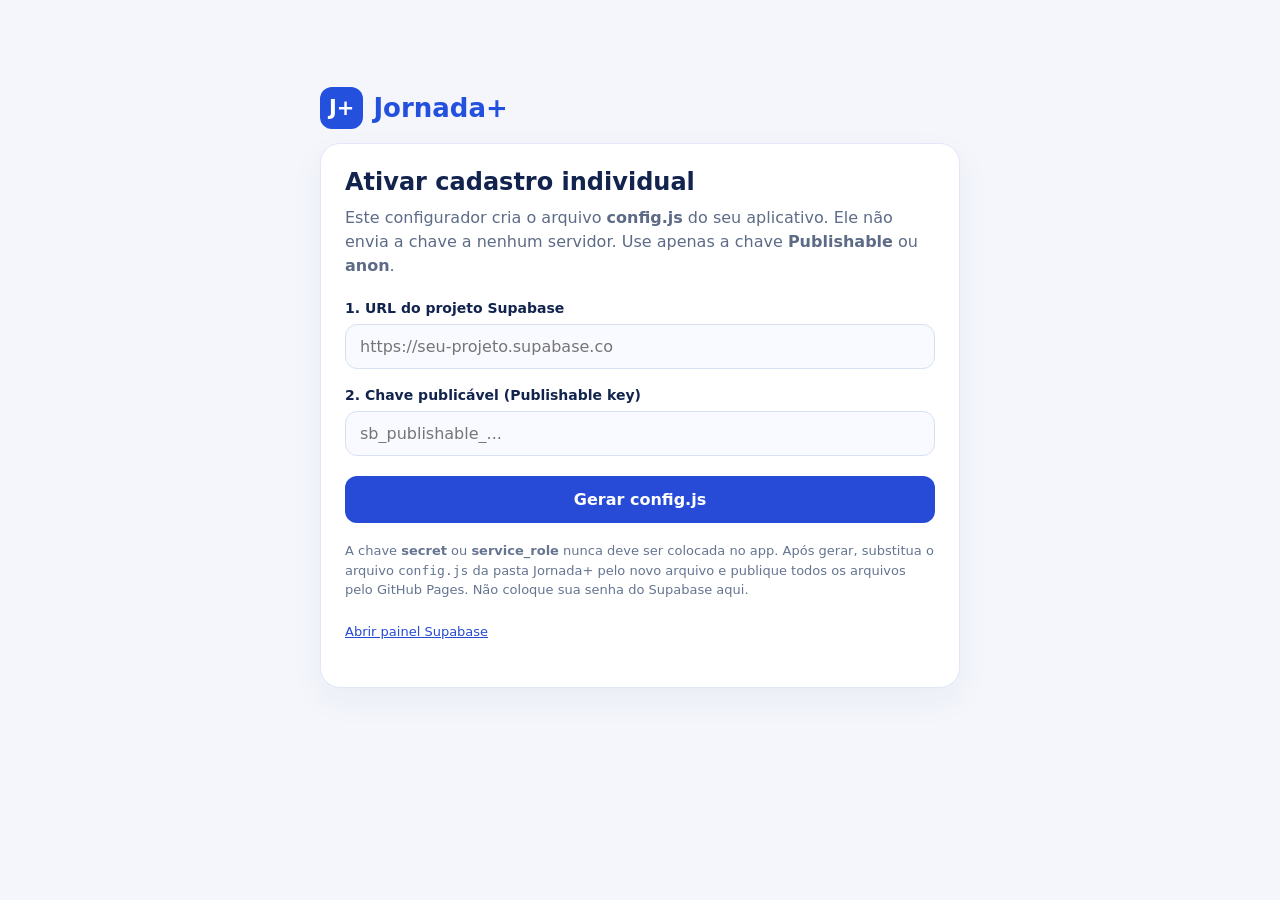
<file: CONFIGURADOR.html>
<!doctype html>
<html lang="pt-BR">
<head><meta charset="utf-8"><meta name="viewport" content="width=device-width, initial-scale=1"><title>Ativar contas — Jornada+</title>
<style>body{margin:0;background:#f4f6fc;color:#12244e;font:16px system-ui,-apple-system,Segoe UI,Arial,sans-serif}main{max-width:640px;margin:7vh auto;padding:24px}.logo{display:flex;gap:10px;align-items:center;color:#2450de;font-weight:850;font-size:26px;margin-bottom:14px}.square{display:inline-grid;place-items:center;background:#2450de;color:white;border-radius:12px;padding:9px;font-size:21px}section{background:white;border:1px solid #e1e7f5;border-radius:20px;padding:24px;box-shadow:0 12px 35px #11285b0c}h1{font-size:24px;margin:0 0 10px}p{color:#5d6b87;line-height:1.5;margin:0 0 22px}label{display:block;font-weight:650;font-size:14px;margin:18px 0 8px}input{font:inherit;width:100%;padding:12px 14px;border:1px solid #d8e0f2;border-radius:12px;box-sizing:border-box;background:#f9faff;color:#182959}button{width:100%;margin-top:20px;border:0;border-radius:12px;background:#284bd7;color:white;padding:14px;cursor:pointer;font:700 16px system-ui}button:hover{background:#153bbd}.help{font-size:13px;margin-top:18px;color:#657591}.error{color:#c03045;font-weight:650;margin:12px 0}.ok{color:#16805c;font-weight:650;margin:12px 0}a{color:#254ad4}</style></head>
<body><main><div class="logo"><span class="square">J+</span> Jornada+</div><section><h1>Ativar cadastro individual</h1><p>Este configurador cria o arquivo <b>config.js</b> do seu aplicativo. Ele não envia a chave a nenhum servidor. Use apenas a chave <b>Publishable</b> ou <b>anon</b>.</p>
<form id="form"><label for="url">1. URL do projeto Supabase</label><input id="url" type="url" placeholder="https://seu-projeto.supabase.co" required autocomplete="off" spellcheck="false">
<label for="key">2. Chave publicável (Publishable key)</label><input id="key" type="text" placeholder="sb_publishable_..." required autocomplete="off" spellcheck="false">
<div id="message" role="status"></div><button type="submit">Gerar config.js</button></form>
<p class="help">A chave <b>secret</b> ou <b>service_role</b> nunca deve ser colocada no app. Após gerar, substitua o arquivo <code>config.js</code> da pasta Jornada+ pelo novo arquivo e publique todos os arquivos pelo GitHub Pages. Não coloque sua senha do Supabase aqui.</p><p class="help"><a href="https://supabase.com/dashboard" target="_blank" rel="noopener noreferrer">Abrir painel Supabase</a></p></section></main>
<script>document.getElementById('form').addEventListener('submit',e=>{e.preventDefault();let url=document.getElementById('url').value.trim().replace(/\/$/,''),key=document.getElementById('key').value.trim(),msg=document.getElementById('message');msg.className='error';if(!/^https:\/\/[a-z0-9-]+\.supabase\.co$/i.test(url)){msg.textContent='Informe uma URL https://...supabase.co válida.';return;}let allowed=key.startsWith('sb_publishable_');if(!allowed&&key.startsWith('eyJ')){try{let part=key.split('.')[1].replace(/-/g,'+').replace(/_/g,'/');const claims=JSON.parse(atob(part));allowed=claims.role==='anon';}catch(err){allowed=false;}}if(/service[_-]?role|sb_secret_|secret/i.test(key)||!allowed){msg.textContent='Use somente uma chave Publishable (sb_publishable_...) ou JWT com role anon. Nunca uma chave secreta.';return;}let content='// Gerado pelo configurador Jornada+ (chave publicável, sem segredos).\nwindow.JORNADA_SUPABASE = '+JSON.stringify({url,anonKey:key},null,2)+';\n';let blob=new Blob([content],{type:'text/javascript;charset=utf-8'}),link=document.createElement('a');let objectUrl=URL.createObjectURL(blob);link.href=objectUrl;link.download='config.js';link.click();setTimeout(()=>URL.revokeObjectURL(objectUrl),6000);msg.className='ok';msg.textContent='config.js gerado. Coloque esse arquivo na mesma pasta de index.html antes de publicar.';});</script></body></html>
</file>
